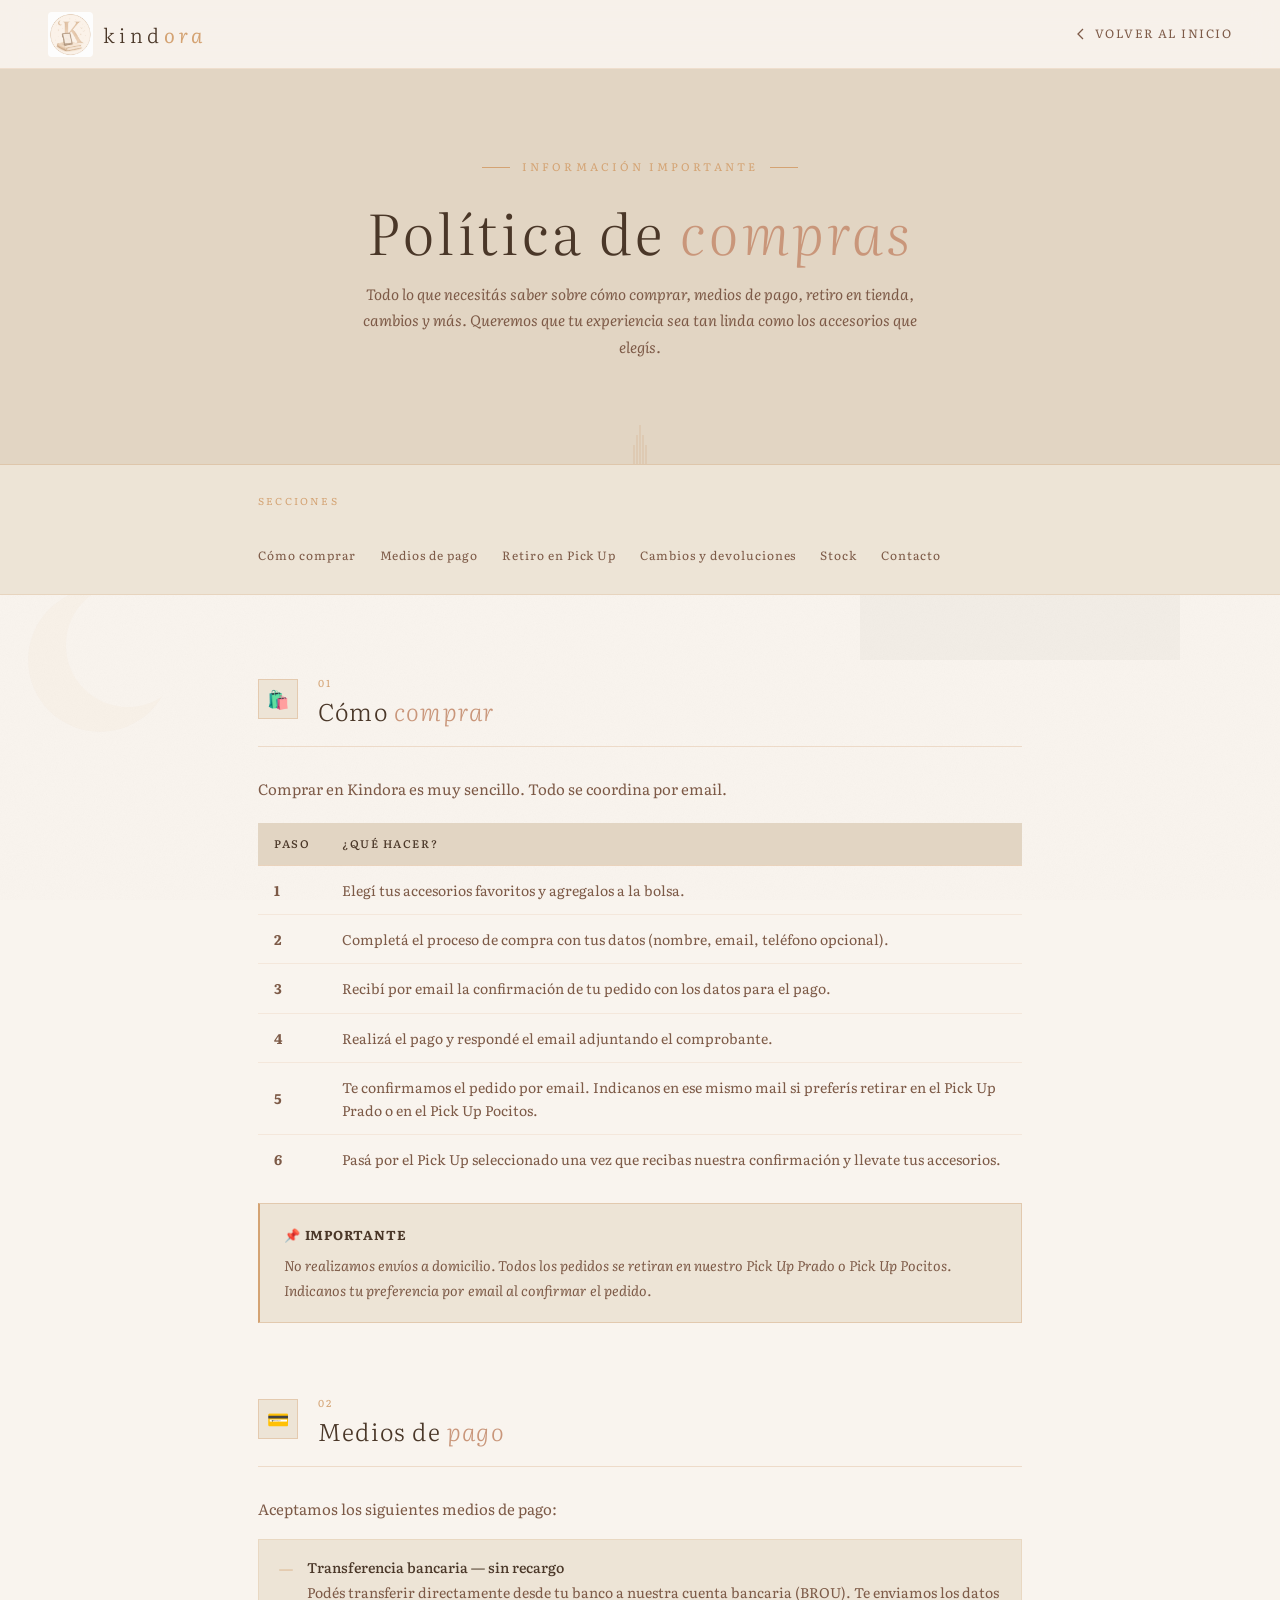
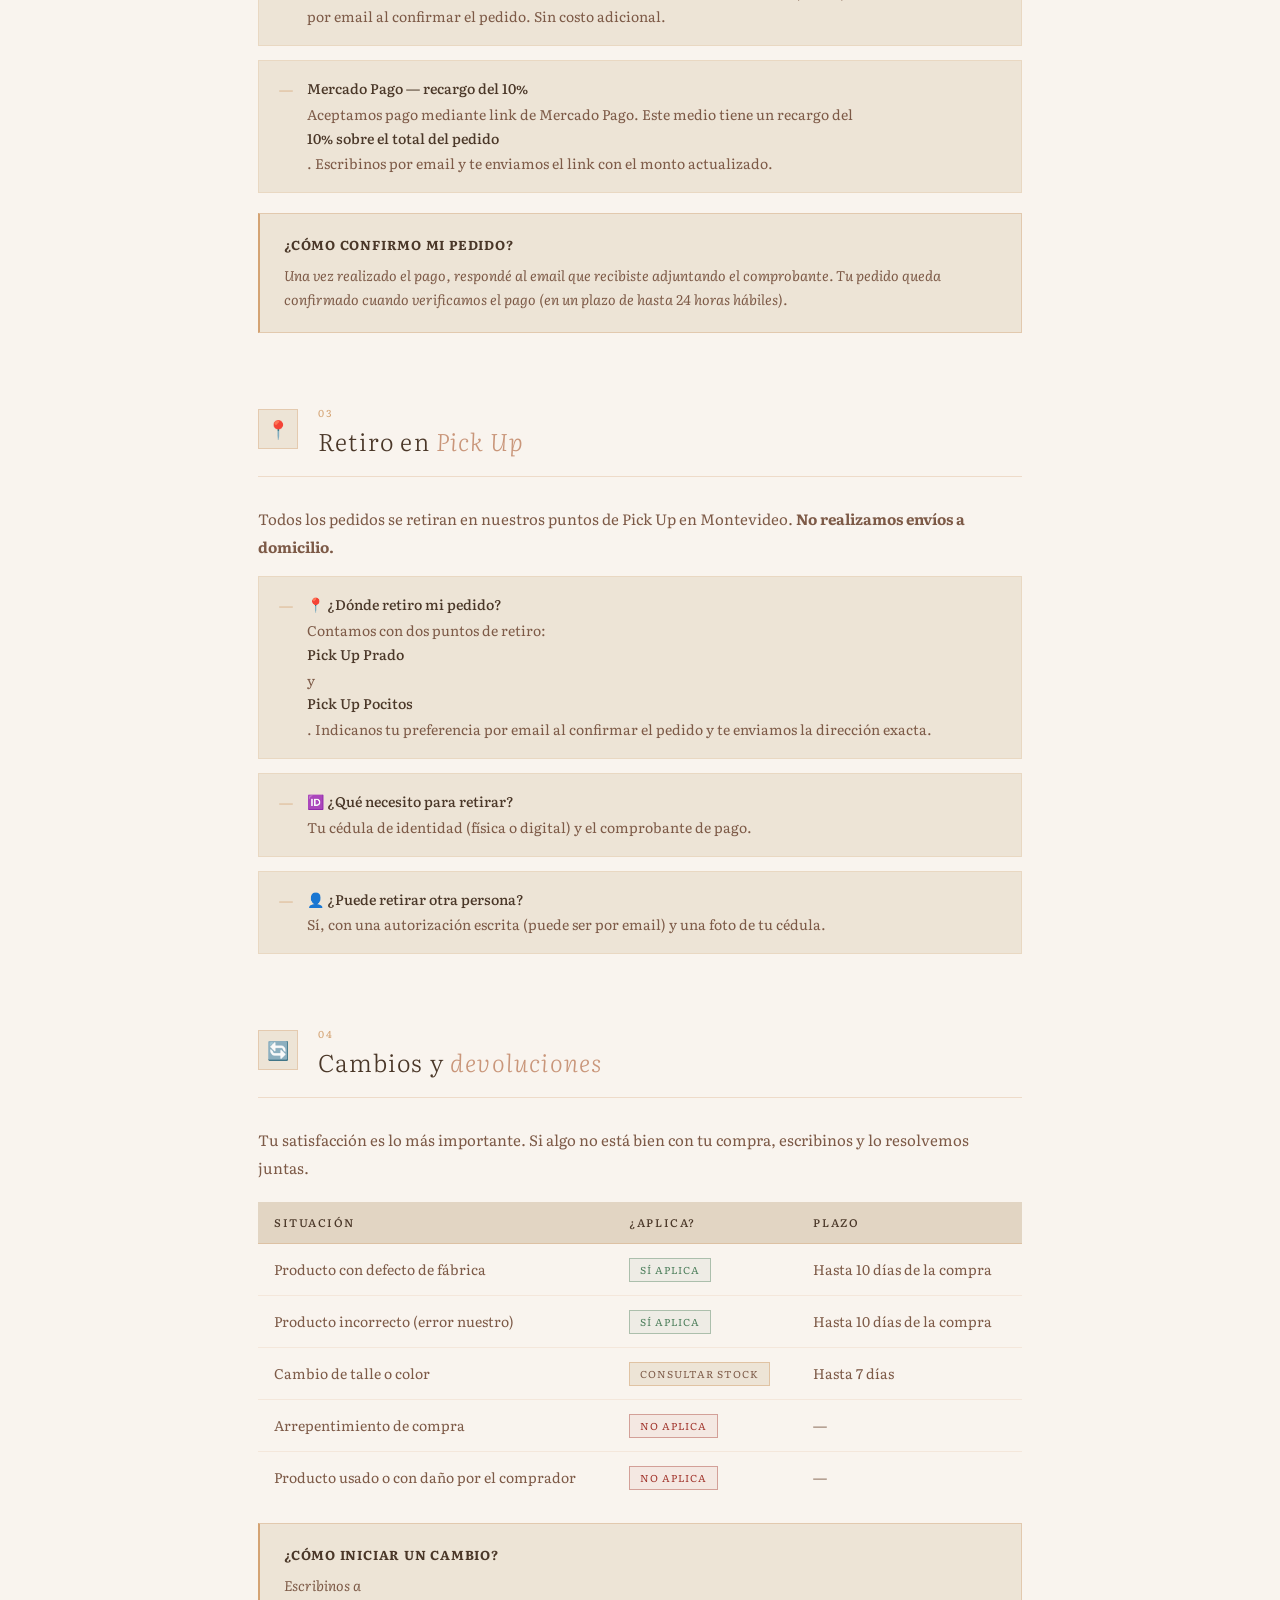
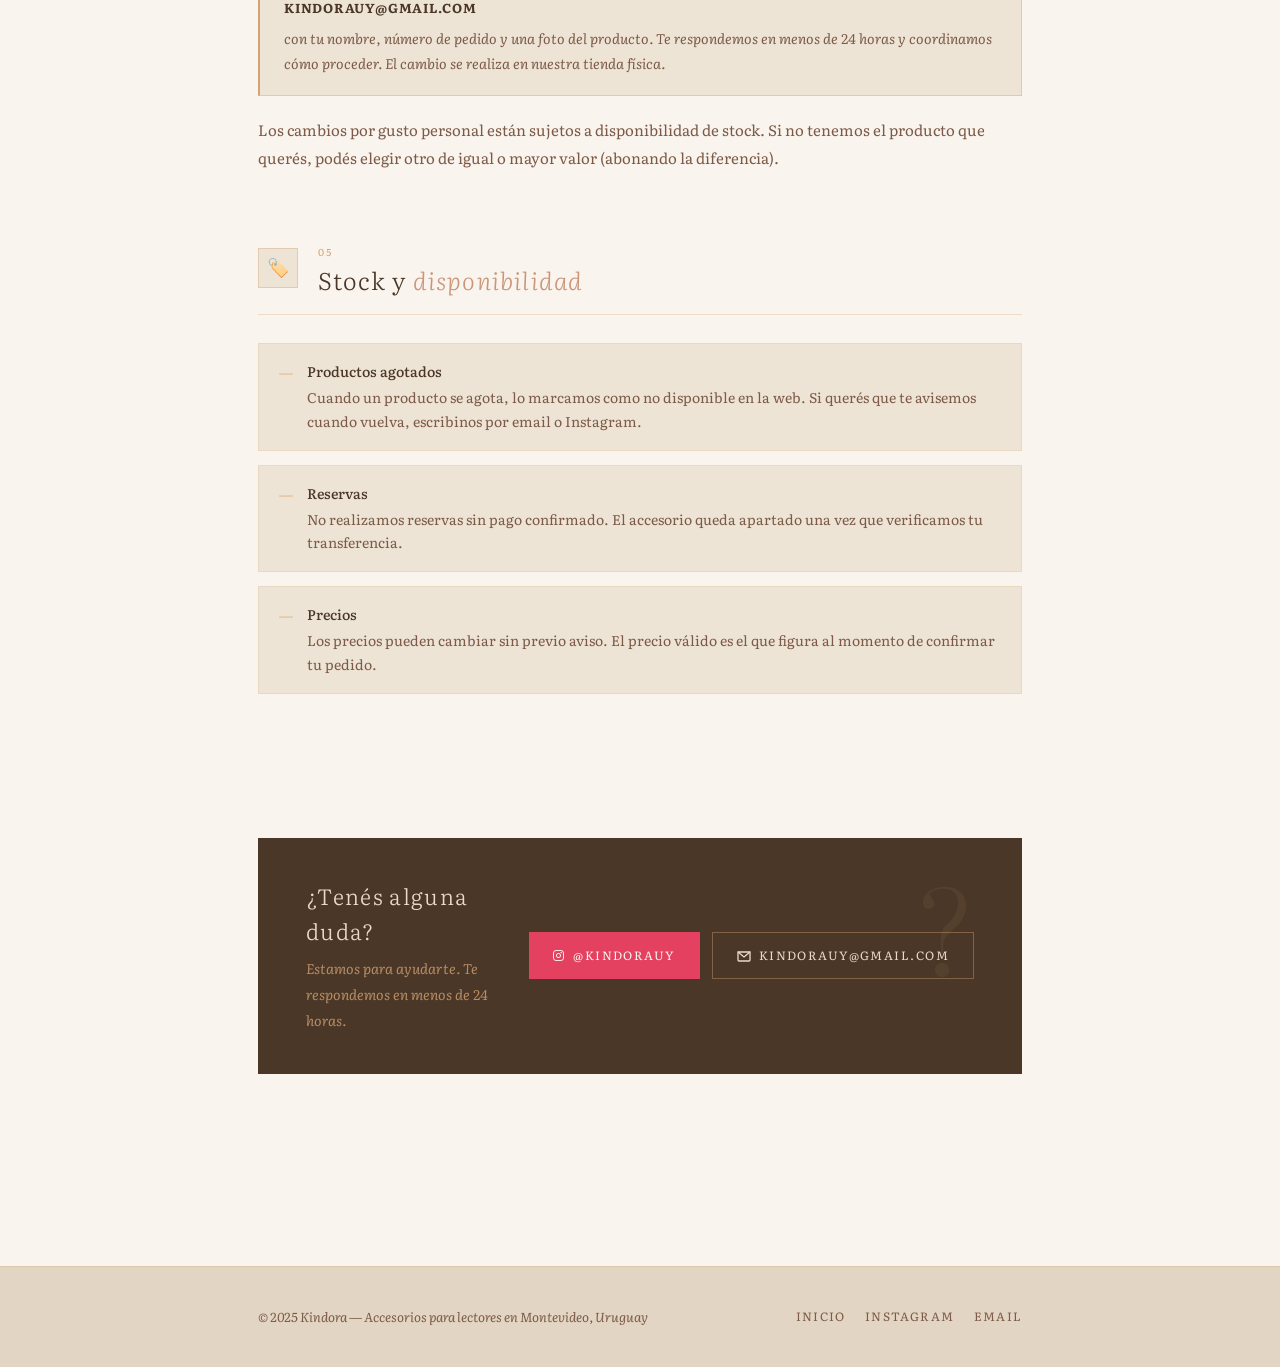
<file: politica.html>
<!DOCTYPE html>
<html lang="es">
<head>
  <meta charset="UTF-8"/>
  <meta name="viewport" content="width=device-width, initial-scale=1.0, viewport-fit=cover"/>
  <title>Política de Compras — Kindora</title>
  <link href="https://fonts.googleapis.com/css2?family=Literata:ital,opsz,wght@0,7..72,300;0,7..72,400;0,7..72,500;0,7..72,600;1,7..72,300;1,7..72,400&display=swap" rel="stylesheet"/>
  <link rel="stylesheet" href="https://cdnjs.cloudflare.com/ajax/libs/font-awesome/6.4.0/css/all.min.css"/>
  <link rel="icon" href="img/logo.jpg" type="image/jpeg">
  <link rel="stylesheet" href="politica.css">
</head>
<body>

<!-- Fondo acuarela -->
<div class="watercolor-bg" aria-hidden="true">
  <svg width="100%" height="100%" xmlns="http://www.w3.org/2000/svg" style="position:absolute;top:0;left:0">
    <g opacity="0.035" fill="#4A3728" transform="translate(860,40)">
      <rect x="0" y="200" width="320" height="420"/>
      <rect x="72" y="170" width="60" height="40"/>
      <rect x="140" y="155" width="60" height="55"/>
      <rect x="210" y="170" width="60" height="40"/>
      <rect x="130" y="300" width="60" height="320"/>
      <ellipse cx="160" cy="300" rx="30" ry="18" fill="#F9F4EE"/>
    </g>
    <g opacity="0.04" transform="translate(20,580)">
      <circle cx="80" cy="80" r="72" fill="#D4A373"/>
      <circle cx="108" cy="65" r="62" fill="#F9F4EE"/>
    </g>
    <g opacity="0.055" fill="#D4A373">
      <circle cx="50" cy="180" r="3"/><circle cx="78" cy="120" r="2"/>
      <circle cx="1180" cy="280" r="3.5"/><circle cx="30" cy="400" r="2.5"/>
    </g>
  </svg>
</div>

<!-- Nav -->
<nav>
  <div class="nav-inner">
    <a href="index.html" class="logo">
      <img src="img/logo.jpeg" alt="Kindora" class="logo-img">
      <span class="logo-text">kind<em>ora</em></span>
    </a>
    <a href="index.html" class="nav-back">
      <svg width="12" height="12" viewBox="0 0 12 12" fill="none" stroke="currentColor" stroke-width="1.3">
        <polyline points="8,1 3,6 8,11"/>
      </svg>
      Volver al inicio
    </a>
  </div>
</nav>

<!-- Hero -->
<div class="policy-hero">
  <div class="policy-hero-inner">
    <div class="policy-eyebrow">Información importante</div>
    <h1>Política de <em>compras</em></h1>
    <p>Todo lo que necesitás saber sobre cómo comprar, medios de pago, retiro en tienda, cambios y más. Queremos que tu experiencia sea tan linda como los accesorios que elegís.</p>
    
    <div class="hero-ornament">
      <span></span><span></span><span></span><span></span><span></span>
    </div>
  </div>
</div>

<!-- Índice -->
<div class="policy-index">
  <div class="policy-index-inner">
    <span class="index-label">Secciones</span>
    <ul class="index-links">
      <li><a href="#comocomprar">Cómo comprar</a></li>
      <li><a href="#pagos">Medios de pago</a></li>
      <li><a href="#retiro">Retiro en Pick Up</a></li>
      <li><a href="#cambios">Cambios y devoluciones</a></li>
      <li><a href="#stock">Stock</a></li>
      <li><a href="#contacto">Contacto</a></li>
    </ul>
  </div>
</div>

<!-- Cuerpo -->
<div class="policy-body">

  <!-- 1. Cómo comprar -->
  <div class="policy-section" id="comocomprar-section">
    <span class="section-anchor" id="comocomprar"></span>
    <div class="policy-section-header">
      <div class="section-icon">🛍️</div>
      <div class="section-title-wrap">
        <span class="section-num">01</span>
        <h2>Cómo <em>comprar</em></h2>
      </div>
    </div>

    <p>Comprar en Kindora es muy sencillo. Todo se coordina por email.</p>

    <div class="policy-table-wrap">
      <table class="policy-table">
        <thead>
          <tr><th>Paso</th><th>¿Qué hacer?</th></tr>
        </thead>
        <tbody>
          <tr><td><strong>1</strong></td><td>Elegí tus accesorios favoritos y agregalos a la bolsa.</td></tr>
          <tr><td><strong>2</strong></td><td>Completá el proceso de compra con tus datos (nombre, email, teléfono opcional).</td></tr>
          <tr><td><strong>3</strong></td><td>Recibí por email la confirmación de tu pedido con los datos para el pago.</td></tr>
          <tr><td><strong>4</strong></td><td>Realizá el pago y respondé el email adjuntando el comprobante.</td></tr>
          <tr><td><strong>5</strong></td><td>Te confirmamos el pedido por email. Indicanos en ese mismo mail si preferís retirar en el Pick Up Prado o en el Pick Up Pocitos.</td></tr>
          <tr><td><strong>6</strong></td><td>Pasá por el Pick Up seleccionado una vez que recibas nuestra confirmación y llevate tus accesorios.</td></tr>
        </tbody>
      </table>
    </div>

    <div class="policy-highlight">
      <strong>📌 Importante</strong>
      No realizamos envíos a domicilio. Todos los pedidos se retiran en nuestro Pick Up Prado o Pick Up Pocitos. Indicanos tu preferencia por email al confirmar el pedido.
    </div>
  </div>


  <!-- 2. Medios de pago -->
<div class="policy-section" id="pagos-section">
  <span class="section-anchor" id="pagos"></span>
  <div class="policy-section-header">
    <div class="section-icon">💳</div>
    <div class="section-title-wrap">
      <span class="section-num">02</span>
      <h2>Medios de <em>pago</em></h2>
    </div>
  </div>

  <p>Aceptamos los siguientes medios de pago:</p>

  <ul class="policy-items">
    <li>
      <div>
        <strong>Transferencia bancaria — sin recargo</strong>
        Podés transferir directamente desde tu banco a nuestra cuenta bancaria (BROU). Te enviamos los datos por email al confirmar el pedido. Sin costo adicional.
      </div>
    </li>
    <li>
      <div>
        <strong>Mercado Pago — recargo del 10%</strong>
        Aceptamos pago mediante link de Mercado Pago. Este medio tiene un recargo del <strong>10% sobre el total del pedido</strong>. Escribinos por email y te enviamos el link con el monto actualizado.
      </div>
    </li>
  </ul>

  <div class="policy-highlight">
    <strong>¿Cómo confirmo mi pedido?</strong>
    Una vez realizado el pago, respondé al email que recibiste adjuntando el comprobante. Tu pedido queda confirmado cuando verificamos el pago (en un plazo de hasta 24 horas hábiles).
  </div>
</div>

  <!-- 3. Retiro en Pick Up -->
  <div class="policy-section" id="retiro-section">
    <span class="section-anchor" id="retiro"></span>
    <div class="policy-section-header">
      <div class="section-icon">📍</div>
      <div class="section-title-wrap">
        <span class="section-num">03</span>
        <h2>Retiro en <em>Pick Up</em></h2>
      </div>
    </div>

    <p>Todos los pedidos se retiran en nuestros puntos de Pick Up en Montevideo. <strong>No realizamos envíos a domicilio.</strong></p>

    <ul class="policy-items">
      <li>
        <div>
          <strong>📍 ¿Dónde retiro mi pedido?</strong>
          Contamos con dos puntos de retiro: <strong>Pick Up Prado</strong> y <strong>Pick Up Pocitos</strong>. Indicanos tu preferencia por email al confirmar el pedido y te enviamos la dirección exacta.
        </div>
      </li>
      <li>
        <div>
          <strong>🆔 ¿Qué necesito para retirar?</strong>
          Tu cédula de identidad (física o digital) y el comprobante de pago.
        </div>
      </li>
      <li>
        <div>
          <strong>👤 ¿Puede retirar otra persona?</strong>
          Sí, con una autorización escrita (puede ser por email) y una foto de tu cédula.
        </div>
      </li>
    </ul>
  </div>

  <!-- 4. Cambios y devoluciones -->
  <div class="policy-section" id="cambios-section">
    <span class="section-anchor" id="cambios"></span>
    <div class="policy-section-header">
      <div class="section-icon">🔄</div>
      <div class="section-title-wrap">
        <span class="section-num">04</span>
        <h2>Cambios y <em>devoluciones</em></h2>
      </div>
    </div>

    <p>Tu satisfacción es lo más importante. Si algo no está bien con tu compra, escribinos y lo resolvemos juntas.</p>

    <div class="policy-table-wrap">
      <table class="policy-table">
        <thead>
          <tr><th>Situación</th><th>¿Aplica?</th><th>Plazo</th></tr>
        </thead>
        <tbody>
          <tr><td>Producto con defecto de fábrica</td><td><span class="badge badge-ok">Sí aplica</span></td><td>Hasta 10 días de la compra</td></tr>
          <tr><td>Producto incorrecto (error nuestro)</td><td><span class="badge badge-ok">Sí aplica</span></td><td>Hasta 10 días de la compra</td></tr>
          <tr><td>Cambio de talle o color</td><td><span class="badge badge-cond">Consultar stock</span></td><td>Hasta 7 días</td></tr>
          <tr><td>Arrepentimiento de compra</td><td><span class="badge badge-no">No aplica</span></td><td>—</td></tr>
          <tr><td>Producto usado o con daño por el comprador</td><td><span class="badge badge-no">No aplica</span></td><td>—</td></tr>
        </tbody>
      </table>
    </div>

    <div class="policy-highlight">
      <strong>¿Cómo iniciar un cambio?</strong>
      Escribinos a <strong>kindorauy@gmail.com</strong> con tu nombre, número de pedido y una foto del producto. Te respondemos en menos de 24 horas y coordinamos cómo proceder. El cambio se realiza en nuestra tienda física.
    </div>

    <p>Los cambios por gusto personal están sujetos a disponibilidad de stock. Si no tenemos el producto que querés, podés elegir otro de igual o mayor valor (abonando la diferencia).</p>
  </div>

  <!-- 5. Stock -->
  <div class="policy-section" id="stock-section">
    <span class="section-anchor" id="stock"></span>
    <div class="policy-section-header">
      <div class="section-icon">🏷️</div>
      <div class="section-title-wrap">
        <span class="section-num">05</span>
        <h2>Stock y <em>disponibilidad</em></h2>
      </div>
    </div>

    <ul class="policy-items">
      <li>
        <div>
          <strong>Productos agotados</strong>
          Cuando un producto se agota, lo marcamos como no disponible en la web. Si querés que te avisemos cuando vuelva, escribinos por email o Instagram.
        </div>
      </li>
      <li>
        <div>
          <strong>Reservas</strong>
          No realizamos reservas sin pago confirmado. El accesorio queda apartado una vez que verificamos tu transferencia.
        </div>
      </li>
      <li>
        <div>
          <strong>Precios</strong>
          Los precios pueden cambiar sin previo aviso. El precio válido es el que figura al momento de confirmar tu pedido.
        </div>
      </li>
    </ul>
  </div>

  <!-- CTA Contacto -->
  <div class="policy-section" id="contacto-section">
    <span class="section-anchor" id="contacto"></span>
    <div class="policy-cta">
      <div class="policy-cta-text">
        <h3>¿Tenés alguna duda?</h3>
        <p>Estamos para ayudarte. Te respondemos en menos de 24 horas.</p>
      </div>
      <div class="policy-cta-actions">
        <a href="https://www.instagram.com/kindorauy" target="_blank" class="btn-ig">
          <i class="fab fa-instagram"></i>
          @kindorauy
        </a>
        <a href="mailto:kindorauy@gmail.com" class="btn-mail">
          <svg width="14" height="14" viewBox="0 0 14 14" fill="none" stroke="currentColor" stroke-width="1.3">
            <path d="M1 3h12v8a1 1 0 0 1-1 1H2a1 1 0 0 1-1-1V3z"/>
            <path d="M1 3l6 5 6-5"/>
          </svg>
          kindorauy@gmail.com
        </a>
      </div>
    </div>
  </div>

</div>

<!-- Footer -->
<footer>
  <div class="footer-bottom-simple">
    <p>© 2025 Kindora — Accesorios para lectores en Montevideo, Uruguay</p>
    <div class="footer-links">
      <a href="index.html">Inicio</a>
      <a href="https://www.instagram.com/kindorauy" target="_blank">Instagram</a>
      <a href="mailto:kindorauy@gmail.com">Email</a>
    </div>
  </div>
</footer>

<script src="politica.js"></script>
</body>
</html>
</file>
<file: politica.css>
*,
*::before,
*::after {
  margin: 0;
  padding: 0;
  box-sizing: border-box;
}

html {
  scroll-behavior: smooth;
}

body {
  font-family: 'Literata', Georgia, serif;
  background-color: #F9F4EE;
  color: #4A3728;
  line-height: 1.6;
  -webkit-font-smoothing: antialiased;
  overflow-x: hidden;
  position: relative;
}

/* Variables */
:root {
  --cream: #F9F4EE;
  --brown: #4A3728;
  --sepia: #D4A373;
  --rose: #C9967A;
  --rose-light: #EDD9C8;
  --brown-mid: #7D5A47;
  --brown-light: #A67B5B;
  --cream-dark: #EDE4D6;
  --cream-darker: #E2D5C3;
  --ink: #2E1F12;
  --shadow-soft: rgba(74, 55, 40, 0.12);
  --shadow-med: rgba(74, 55, 40, 0.20);
  --transition: all 0.28s cubic-bezier(0.25, 0.1, 0.2, 1);
}

/* Paper texture */
body::before {
  content: '';
  position: fixed;
  inset: 0;
  background-image: url("data:image/svg+xml,%3Csvg xmlns='http://www.w3.org/2000/svg' width='300' height='300'%3E%3Cfilter id='n'%3E%3CfeTurbulence type='fractalNoise' baseFrequency='0.9' numOctaves='4' stitchTiles='stitch'/%3E%3CfeColorMatrix type='saturate' values='0'/%3E%3C/filter%3E%3Crect width='300' height='300' filter='url(%23n)' opacity='0.04'/%3E%3C/svg%3E");
  pointer-events: none;
  z-index: 0;
}

.watercolor-bg {
  position: fixed;
  top: 0;
  left: 0;
  width: 100%;
  height: 100%;
  pointer-events: none;
  z-index: 0;
  overflow: hidden;
}

/* Navigation */
nav {
  position: fixed;
  top: 0;
  left: 0;
  right: 0;
  z-index: 100;
  padding: 0 48px;
  background: rgba(249, 244, 238, 0.92);
  backdrop-filter: blur(14px);
  border-bottom: 0.5px solid rgba(212, 163, 115, 0.25);
}

.nav-inner {
  max-width: 1280px;
  margin: 0 auto;
  display: flex;
  align-items: center;
  justify-content: space-between;
  height: 68px;
}

.logo {
  display: flex;
  align-items: center;
  gap: 10px;
  text-decoration: none;
}

.logo-img {
  height: 45px;
  width: auto;
  border-radius: 4px;
}

.logo-text {
  font-size: 20px;
  font-weight: 300;
  letter-spacing: 0.22em;
  color: var(--brown);
  text-transform: lowercase;
}

.logo-text em {
  font-style: italic;
  font-weight: 400;
  color: var(--sepia);
}

.nav-back {
  display: flex;
  align-items: center;
  gap: 8px;
  font-family: 'Literata', serif;
  font-size: 12px;
  letter-spacing: 0.12em;
  text-transform: uppercase;
  color: var(--brown-mid);
  text-decoration: none;
  transition: color 0.2s;
}

.nav-back:hover {
  color: var(--brown);
}

.nav-back svg {
  transition: transform 0.2s;
}

.nav-back:hover svg {
  transform: translateX(-3px);
}

/* Hero */
.policy-hero {
  padding-top: 68px;
  background: var(--cream-darker);
  border-bottom: 0.5px solid rgba(212, 163, 115, 0.3);
  position: relative;
  z-index: 1;
  overflow: hidden;
}

.policy-hero-inner {
  max-width: 860px;
  margin: 0 auto;
  padding: 80px 48px 72px;
  text-align: center;
  position: relative;
  animation: fadeUp 0.9s ease both;
}

@keyframes fadeUp {
  from {
    opacity: 0;
    transform: translateY(20px);
  }
  to {
    opacity: 1;
    transform: translateY(0);
  }
}

.policy-eyebrow {
  display: inline-flex;
  align-items: center;
  gap: 12px;
  font-size: 11px;
  letter-spacing: 0.28em;
  text-transform: uppercase;
  color: var(--sepia);
  margin-bottom: 24px;
}

.policy-eyebrow::before,
.policy-eyebrow::after {
  content: '';
  display: block;
  width: 28px;
  height: 0.5px;
  background: var(--sepia);
}

.policy-hero h1 {
  font-size: clamp(32px, 5vw, 56px);
  font-weight: 300;
  letter-spacing: 0.06em;
  line-height: 1.1;
  color: var(--brown);
  margin-bottom: 20px;
}

.policy-hero h1 em {
  font-style: italic;
  color: var(--rose);
}

.policy-hero p {
  font-size: 15px;
  line-height: 1.75;
  color: var(--brown-mid);
  max-width: 560px;
  margin: 0 auto 32px;
  font-style: italic;
}

.policy-date {
  font-size: 11px;
  letter-spacing: 0.18em;
  text-transform: uppercase;
  color: var(--brown-light);
  display: flex;
  align-items: center;
  justify-content: center;
  gap: 10px;
}

.policy-date::before,
.policy-date::after {
  content: '';
  display: block;
  width: 20px;
  height: 0.5px;
  background: var(--brown-light);
  opacity: 0.5;
}

.hero-ornament {
  position: absolute;
  bottom: -1px;
  left: 50%;
  transform: translateX(-50%);
  display: flex;
  gap: 2px;
  align-items: flex-end;
}

.hero-ornament span {
  display: block;
  width: 1px;
  background: rgba(212, 163, 115, 0.4);
}

.hero-ornament span:nth-child(1),
.hero-ornament span:nth-child(5) {
  height: 20px;
}

.hero-ornament span:nth-child(2),
.hero-ornament span:nth-child(4) {
  height: 30px;
}

.hero-ornament span:nth-child(3) {
  height: 40px;
}

/* Índice */
.policy-index {
  background: var(--cream-dark);
  border-bottom: 0.5px solid rgba(212, 163, 115, 0.25);
  position: relative;
  z-index: 1;
}

.policy-index-inner {
  max-width: 860px;
  margin: 0 auto;
  padding: 28px 48px;
  display: flex;
  align-items: center;
  gap: 32px;
  flex-wrap: wrap;
}

.index-label {
  font-size: 10px;
  letter-spacing: 0.22em;
  text-transform: uppercase;
  color: var(--sepia);
  white-space: nowrap;
  flex-shrink: 0;
}

.index-links {
  display: flex;
  gap: 24px;
  flex-wrap: wrap;
  list-style: none;
}

.index-links a {
  font-size: 12px;
  letter-spacing: 0.08em;
  color: var(--brown-mid);
  text-decoration: none;
  transition: color 0.2s;
  white-space: nowrap;
}

.index-links a:hover {
  color: var(--brown);
}

/* Contenido */
.policy-body {
  max-width: 860px;
  margin: 0 auto;
  padding: 80px 48px 120px;
  position: relative;
  z-index: 1;
}

.policy-section {
  margin-bottom: 72px;
  opacity: 0;
  transform: translateY(20px);
  transition: opacity 0.7s ease, transform 0.7s ease;
}

.policy-section.visible {
  opacity: 1;
  transform: translateY(0);
}

.section-anchor {
  display: block;
  height: 88px;
  margin-top: -88px;
  visibility: hidden;
}

.policy-section-header {
  display: flex;
  align-items: flex-start;
  gap: 20px;
  margin-bottom: 28px;
  padding-bottom: 20px;
  border-bottom: 0.5px solid rgba(212, 163, 115, 0.3);
}

.section-icon {
  width: 40px;
  height: 40px;
  flex-shrink: 0;
  background: var(--cream-dark);
  border: 0.5px solid rgba(212, 163, 115, 0.4);
  display: flex;
  align-items: center;
  justify-content: center;
  font-size: 18px;
  margin-top: 4px;
}

.section-title-wrap {
  flex: 1;
}

.section-num {
  font-size: 10px;
  letter-spacing: 0.24em;
  text-transform: uppercase;
  color: var(--sepia);
  display: block;
  margin-bottom: 6px;
}

.policy-section h2 {
  font-size: 24px;
  font-weight: 300;
  letter-spacing: 0.05em;
  color: var(--brown);
  line-height: 1.2;
}

.policy-section h2 em {
  font-style: italic;
  color: var(--rose);
}

.policy-section p {
  font-size: 15px;
  line-height: 1.85;
  color: var(--brown-mid);
  margin-bottom: 16px;
}

.policy-section p:last-child {
  margin-bottom: 0;
}

/* Items */
.policy-items {
  list-style: none;
  display: flex;
  flex-direction: column;
  gap: 14px;
  margin-bottom: 20px;
}

.policy-items li {
  display: flex;
  align-items: flex-start;
  gap: 14px;
  padding: 16px 20px;
  background: var(--cream-dark);
  border: 0.5px solid rgba(212, 163, 115, 0.2);
  font-size: 14px;
  line-height: 1.7;
  color: var(--brown-mid);
}

.policy-items li::before {
  content: '—';
  color: var(--sepia);
  flex-shrink: 0;
  font-weight: 300;
  margin-top: 1px;
}

.policy-items li strong {
  color: var(--brown);
  font-weight: 500;
  display: block;
  margin-bottom: 2px;
}

/* Highlight box */
.policy-highlight {
  background: var(--cream-dark);
  border: 0.5px solid rgba(212, 163, 115, 0.4);
  border-left: 2px solid var(--sepia);
  padding: 20px 24px;
  margin: 20px 0;
  font-size: 14px;
  line-height: 1.75;
  color: var(--brown-mid);
  font-style: italic;
}

.policy-highlight strong {
  color: var(--brown);
  font-style: normal;
  display: block;
  margin-bottom: 6px;
  font-size: 13px;
  letter-spacing: 0.06em;
  text-transform: uppercase;
}

/* Tabla */
.policy-table-wrap {
  overflow-x: auto;
  margin: 20px 0;
}

.policy-table {
  width: 100%;
  border-collapse: collapse;
  font-size: 14px;
  color: var(--brown-mid);
}

.policy-table th {
  background: var(--cream-darker);
  color: var(--brown);
  font-size: 11px;
  letter-spacing: 0.14em;
  text-transform: uppercase;
  font-weight: 500;
  padding: 12px 16px;
  text-align: left;
  border-bottom: 0.5px solid rgba(212, 163, 115, 0.4);
}

.policy-table td {
  padding: 13px 16px;
  line-height: 1.6;
  border-bottom: 0.5px solid rgba(212, 163, 115, 0.15);
}

.policy-table tr:last-child td {
  border-bottom: none;
}

.policy-table tr:hover td {
  background: var(--cream-dark);
}

/* Badges */
.badge {
  display: inline-block;
  font-size: 10px;
  letter-spacing: 0.1em;
  text-transform: uppercase;
  padding: 3px 10px;
  border: 0.5px solid;
}

.badge-ok {
  color: #4a7c59;
  border-color: rgba(74, 124, 89, 0.4);
  background: rgba(74, 124, 89, 0.06);
}

.badge-no {
  color: #a0332b;
  border-color: rgba(160, 51, 43, 0.4);
  background: rgba(160, 51, 43, 0.06);
}

.badge-cond {
  color: var(--brown-mid);
  border-color: rgba(212, 163, 115, 0.5);
  background: var(--cream-dark);
}

/* CTA */
.policy-cta {
  background: var(--brown);
  padding: 40px 48px;
  display: flex;
  align-items: center;
  justify-content: space-between;
  gap: 32px;
  flex-wrap: wrap;
  margin-top: 72px;
  position: relative;
  overflow: hidden;
}

.policy-cta::before {
  content: '?';
  position: absolute;
  right: 48px;
  top: -10px;
  font-size: 120px;
  font-weight: 300;
  color: rgba(212, 163, 115, 0.08);
  font-family: 'Literata', serif;
  pointer-events: none;
}

.policy-cta-text {
  flex: 1;
}

.policy-cta h3 {
  font-size: 22px;
  font-weight: 300;
  letter-spacing: 0.06em;
  color: var(--rose-light);
  margin-bottom: 8px;
}

.policy-cta p {
  font-size: 14px;
  color: rgba(212, 163, 115, 0.8);
  font-style: italic;
}

.policy-cta-actions {
  display: flex;
  gap: 12px;
  flex-wrap: wrap;
}

.btn-ig {
  display: inline-flex;
  align-items: center;
  gap: 8px;
  font-family: 'Literata', serif;
  font-size: 12px;
  letter-spacing: 0.12em;
  text-transform: uppercase;
  color: var(--cream);
  background: #E4405F;
  border: none;
  padding: 13px 24px;
  cursor: pointer;
  text-decoration: none;
  transition: background 0.2s;
}

.btn-ig:hover {
  background: #c13547;
}

.btn-mail {
  display: inline-flex;
  align-items: center;
  gap: 8px;
  font-family: 'Literata', serif;
  font-size: 12px;
  letter-spacing: 0.12em;
  text-transform: uppercase;
  color: var(--rose-light);
  background: none;
  border: 0.5px solid rgba(212, 163, 115, 0.4);
  padding: 13px 24px;
  cursor: pointer;
  text-decoration: none;
  transition: all 0.2s;
}

.btn-mail:hover {
  border-color: var(--sepia);
  color: var(--sepia);
}

/* Footer */
footer {
  background: var(--cream-darker);
  border-top: 0.5px solid rgba(212, 163, 115, 0.3);
  padding: 40px 0;
  position: relative;
  z-index: 1;
}

.footer-bottom-simple {
  max-width: 860px;
  margin: 0 auto;
  padding: 0 48px;
  display: flex;
  align-items: center;
  justify-content: space-between;
  flex-wrap: wrap;
  gap: 12px;
}

.footer-bottom-simple p {
  font-size: 13px;
  color: var(--brown-mid);
  font-style: italic;
}

.footer-links {
  display: flex;
  gap: 20px;
}

.footer-links a {
  font-size: 12px;
  letter-spacing: 0.1em;
  text-transform: uppercase;
  color: var(--brown-mid);
  text-decoration: none;
}

.footer-links a:hover {
  color: var(--sepia);
}

/* Responsive */
@media (max-width: 768px) {
  nav {
    padding: 0 24px;
  }

  .policy-hero-inner {
    padding: 60px 24px 56px;
  }

  .policy-index-inner {
    padding: 20px 24px;
    gap: 16px;
  }

  .policy-body {
    padding: 56px 24px 80px;
  }

  .policy-cta {
    padding: 32px 28px;
  }

  .policy-cta::before {
    display: none;
  }

  .footer-bottom-simple {
    padding: 0 24px;
    flex-direction: column;
    text-align: center;
  }
}

@media (max-width: 480px) {
  .index-links {
    gap: 14px;
  }

  .policy-section-header {
    flex-direction: column;
    gap: 12px;
  }

  .policy-cta-actions {
    flex-direction: column;
  }

  .btn-ig,
  .btn-mail {
    justify-content: center;
  }
}
</file>
